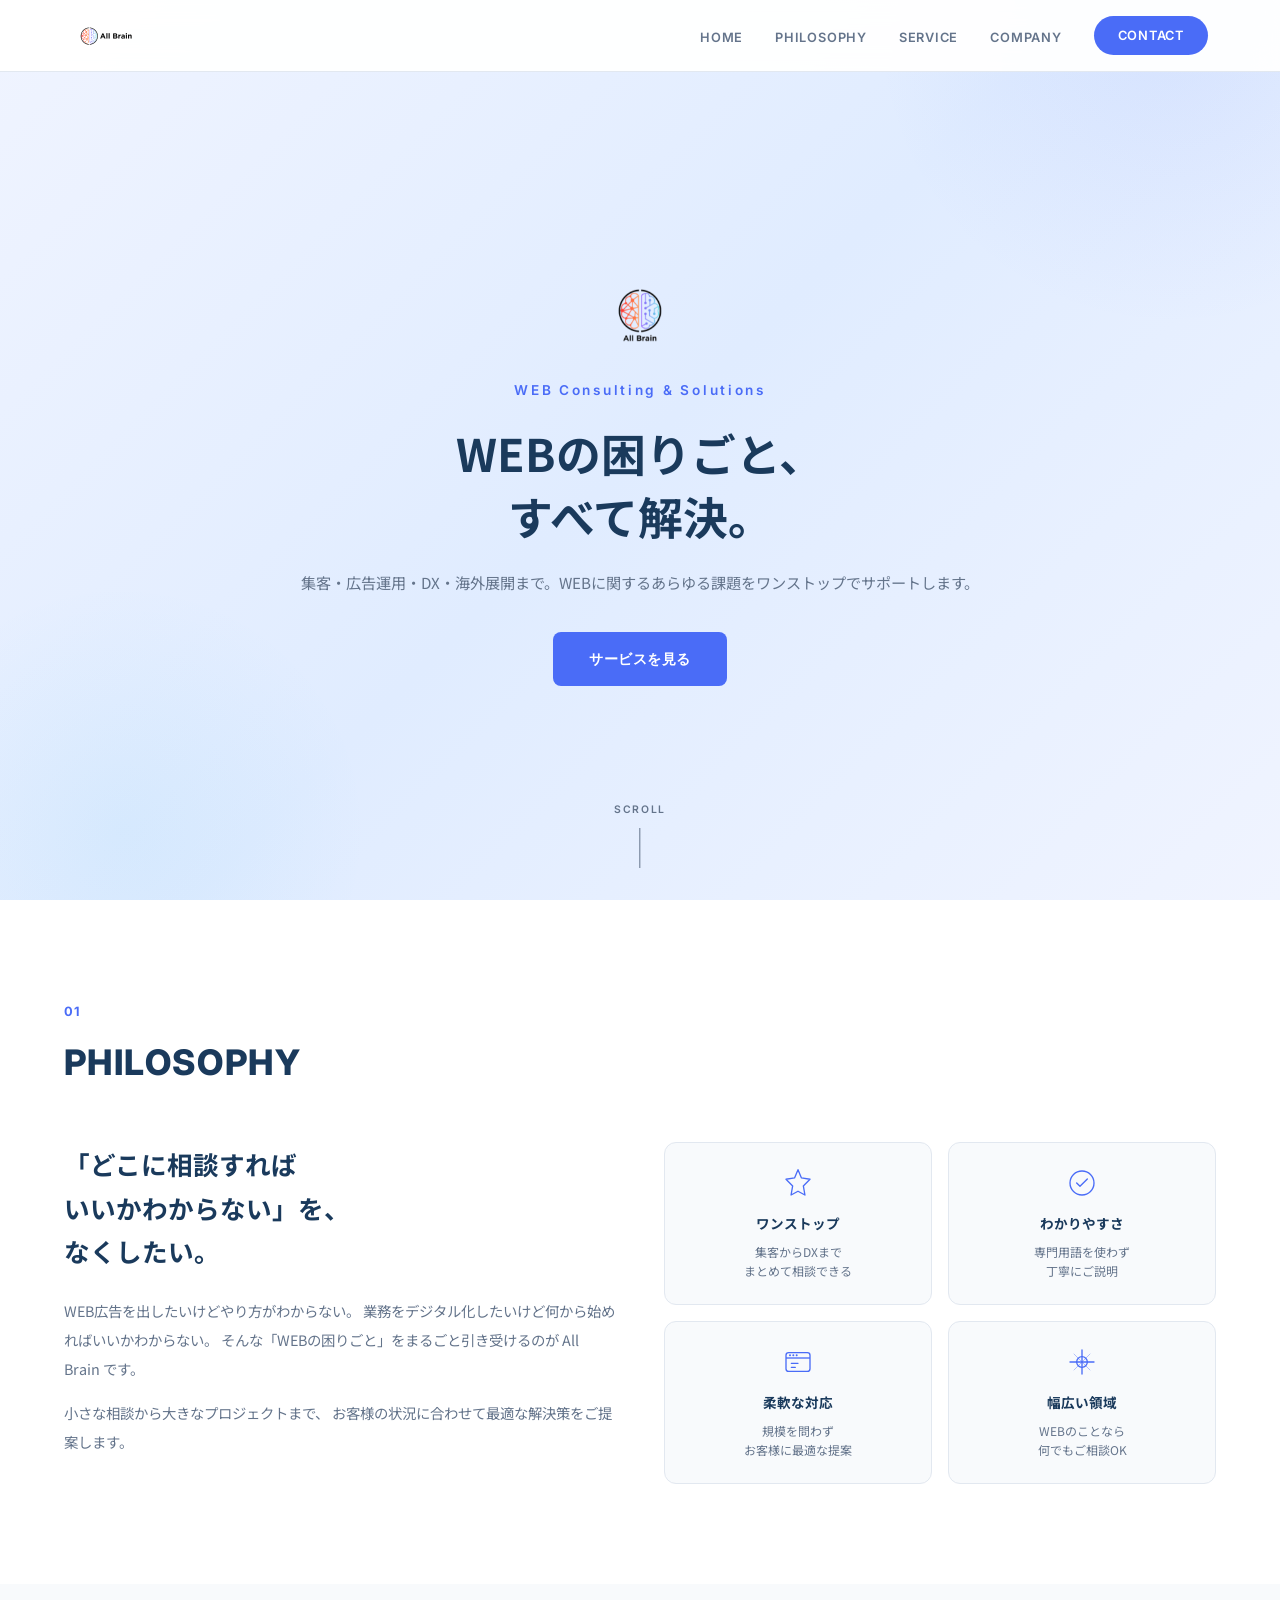
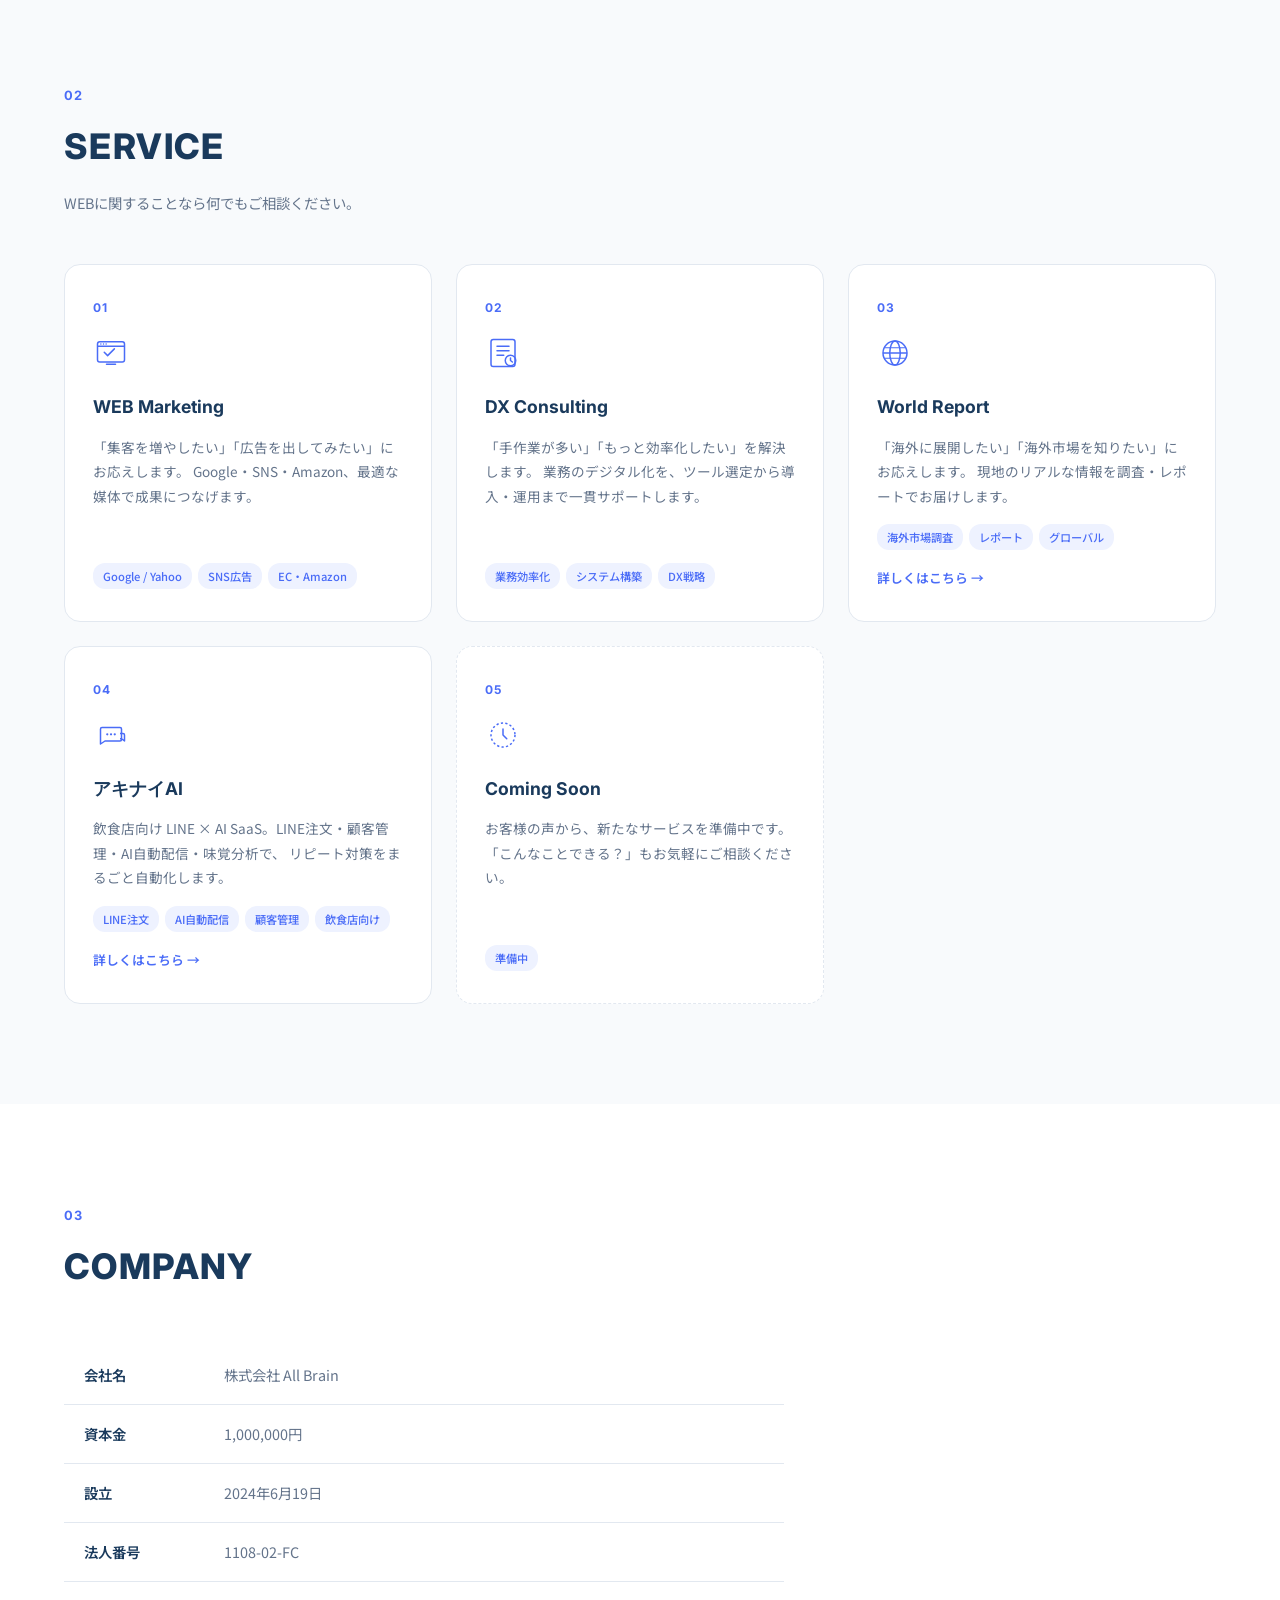
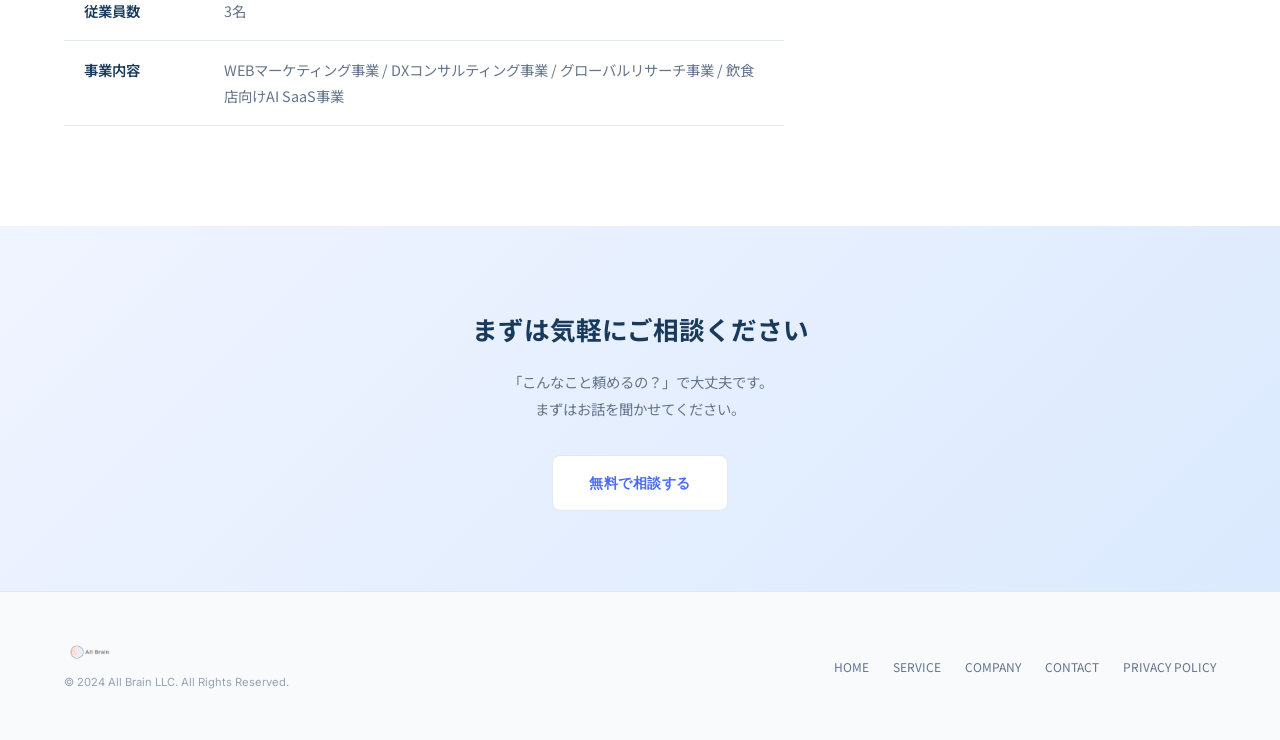
<file: index.html>
<!DOCTYPE html>
<html lang="ja">
<head>
  <meta charset="UTF-8">
  <meta name="viewport" content="width=device-width, initial-scale=1.0">
  <title>All Brain｜WEBの困りごと、すべて解決。</title>
  <meta name="description" content="集客・広告運用・DX・海外展開まで。WEBに関するあらゆる課題をワンストップでサポートするAll Brainの公式サイトです。">

  <!-- OGP -->
  <meta property="og:title" content="All Brain｜WEBの困りごと、すべて解決。">
  <meta property="og:description" content="集客・広告運用・DX・海外展開まで。WEBに関するあらゆる課題をワンストップでサポート。">
  <meta property="og:image" content="https://www.allbrain.one/img/logo-square.png">
  <meta property="og:url" content="https://www.allbrain.one/">
  <meta property="og:type" content="website">
  <meta name="twitter:card" content="summary">

  <!-- Favicon -->
  <link rel="icon" href="img/logo-square.png" type="image/png">
  <link rel="apple-touch-icon" href="img/logo-square.png">

  <!-- Fonts -->
  <link rel="preconnect" href="https://fonts.googleapis.com">
  <link rel="preconnect" href="https://fonts.gstatic.com" crossorigin>
  <link href="https://fonts.googleapis.com/css2?family=Inter:wght@300;400;500;600;700;800;900&family=Noto+Sans+JP:wght@300;400;500;600;700&display=swap" rel="stylesheet">

  <link rel="stylesheet" href="css/style.css">
</head>
<body>

  <!-- ========== HEADER ========== -->
  <header class="header" id="header">
    <div class="header__inner">
      <a href="index.html" class="header__logo">
        <img src="img/logo-horizontal.png" alt="All Brain" class="header__logo-img">
      </a>
      <nav class="header__nav" id="nav">
        <ul class="header__nav-list">
          <li><a href="#hero">HOME</a></li>
          <li><a href="#philosophy">PHILOSOPHY</a></li>
          <li><a href="#service">SERVICE</a></li>
          <li><a href="#company">COMPANY</a></li>
          <li><a href="contact.html" class="btn btn--header">CONTACT</a></li>
        </ul>
      </nav>
      <button class="hamburger" id="hamburger" aria-label="メニューを開く">
        <span></span><span></span><span></span>
      </button>
    </div>
  </header>

  <!-- ========== HERO ========== -->
  <section class="hero" id="hero">
    <div class="hero__bg">
      <div class="hero__particles" id="particles"></div>
    </div>
    <div class="hero__content">
      <div class="hero__logo-mark animate-fade-up">
        <img src="img/logo-square.png" alt="All Brain" class="hero__logo-img">
      </div>
      <p class="hero__sub animate-fade-up delay-1">WEB Consulting &amp; Solutions</p>
      <h1 class="hero__title animate-fade-up delay-2">
        WEBの困りごと、<br>すべて解決。
      </h1>
      <p class="hero__desc animate-fade-up delay-3">
        集客・広告運用・DX・海外展開まで。<br class="sp-only">WEBに関するあらゆる課題をワンストップでサポートします。
      </p>
      <a href="#service" class="btn btn--primary animate-fade-up delay-4">サービスを見る</a>
    </div>
    <div class="hero__scroll">
      <span>SCROLL</span>
      <div class="hero__scroll-line"></div>
    </div>
  </section>

  <!-- ========== PHILOSOPHY ========== -->
  <section class="section section--philosophy" id="philosophy">
    <div class="container">
      <div class="section__header animate-on-scroll">
        <div class="section__label">01</div>
        <h2 class="section__title">PHILOSOPHY</h2>
      </div>
      <div class="philosophy__content">
        <div class="philosophy__text animate-on-scroll">
          <h3 class="philosophy__heading">
            「どこに相談すれば<br>いいかわからない」を、<br>なくしたい。
          </h3>
          <p class="philosophy__desc">
            WEB広告を出したいけどやり方がわからない。
            業務をデジタル化したいけど何から始めればいいかわからない。
            そんな「WEBの困りごと」をまるごと引き受けるのが All Brain です。
          </p>
          <p class="philosophy__desc">
            小さな相談から大きなプロジェクトまで、
            お客様の状況に合わせて最適な解決策をご提案します。
          </p>
        </div>
        <div class="philosophy__visual animate-on-scroll">
          <div class="philosophy__card-grid">
            <div class="philosophy__card">
              <div class="philosophy__card-icon">
                <svg viewBox="0 0 48 48" fill="none" xmlns="http://www.w3.org/2000/svg">
                  <path d="M24 4L29.2 16.4L42 18.4L32 28.4L34.4 42L24 36.4L13.6 42L16 28.4L6 18.4L18.8 16.4L24 4Z" stroke="currentColor" stroke-width="2" stroke-linejoin="round"/>
                </svg>
              </div>
              <h4 class="philosophy__card-title">ワンストップ</h4>
              <p class="philosophy__card-desc">集客からDXまで<br>まとめて相談できる</p>
            </div>
            <div class="philosophy__card">
              <div class="philosophy__card-icon">
                <svg viewBox="0 0 48 48" fill="none" xmlns="http://www.w3.org/2000/svg">
                  <circle cx="24" cy="24" r="18" stroke="currentColor" stroke-width="2"/>
                  <path d="M16 24l5 5 11-11" stroke="currentColor" stroke-width="2" stroke-linecap="round" stroke-linejoin="round"/>
                </svg>
              </div>
              <h4 class="philosophy__card-title">わかりやすさ</h4>
              <p class="philosophy__card-desc">専門用語を使わず<br>丁寧にご説明</p>
            </div>
            <div class="philosophy__card">
              <div class="philosophy__card-icon">
                <svg viewBox="0 0 48 48" fill="none" xmlns="http://www.w3.org/2000/svg">
                  <rect x="6" y="10" width="36" height="28" rx="4" stroke="currentColor" stroke-width="2"/>
                  <path d="M6 18h36" stroke="currentColor" stroke-width="2"/>
                  <circle cx="12" cy="14" r="1.5" fill="currentColor"/>
                  <circle cx="17" cy="14" r="1.5" fill="currentColor"/>
                  <circle cx="22" cy="14" r="1.5" fill="currentColor"/>
                  <path d="M14 26h10M14 32h6" stroke="currentColor" stroke-width="2" stroke-linecap="round"/>
                </svg>
              </div>
              <h4 class="philosophy__card-title">柔軟な対応</h4>
              <p class="philosophy__card-desc">規模を問わず<br>お客様に最適な提案</p>
            </div>
            <div class="philosophy__card">
              <div class="philosophy__card-icon">
                <svg viewBox="0 0 48 48" fill="none" xmlns="http://www.w3.org/2000/svg">
                  <path d="M24 6v36M6 24h36" stroke="currentColor" stroke-width="2" stroke-linecap="round"/>
                  <path d="M12 12l24 24M36 12L12 36" stroke="currentColor" stroke-width="1.5" stroke-linecap="round" opacity="0.4"/>
                  <circle cx="24" cy="24" r="8" stroke="currentColor" stroke-width="2"/>
                </svg>
              </div>
              <h4 class="philosophy__card-title">幅広い領域</h4>
              <p class="philosophy__card-desc">WEBのことなら<br>何でもご相談OK</p>
            </div>
          </div>
        </div>
      </div>
    </div>
  </section>

  <!-- ========== SERVICE ========== -->
  <section class="section section--service" id="service">
    <div class="container">
      <div class="section__header animate-on-scroll">
        <div class="section__label">02</div>
        <h2 class="section__title">SERVICE</h2>
        <p class="section__subtitle">
          WEBに関することなら何でもご相談ください。
        </p>
      </div>

      <div class="service-grid">

        <!-- Service Card 1: WEB Marketing -->
        <article class="service-card animate-on-scroll">
          <div class="service-card__number">01</div>
          <div class="service-card__icon">
            <svg viewBox="0 0 48 48" fill="none" xmlns="http://www.w3.org/2000/svg">
              <rect x="6" y="9" width="36" height="27" rx="3" stroke="currentColor" stroke-width="2"/>
              <path d="M6 15h36" stroke="currentColor" stroke-width="2"/>
              <circle cx="10.5" cy="12" r="1" fill="currentColor"/>
              <circle cx="14" cy="12" r="1" fill="currentColor"/>
              <circle cx="17.5" cy="12" r="1" fill="currentColor"/>
              <path d="M15 23l4.5 4.5 9-9" stroke="currentColor" stroke-width="2" stroke-linecap="round" stroke-linejoin="round"/>
              <path d="M18 39h12" stroke="currentColor" stroke-width="2" stroke-linecap="round"/>
            </svg>
          </div>
          <h3 class="service-card__title">WEB Marketing</h3>
          <p class="service-card__desc">
            「集客を増やしたい」「広告を出してみたい」にお応えします。
            Google・SNS・Amazon、最適な媒体で成果につなげます。
          </p>
          <ul class="service-card__tags">
            <li>Google / Yahoo</li>
            <li>SNS広告</li>
            <li>EC・Amazon</li>
          </ul>
        </article>

        <!-- Service Card 2: DX Consulting -->
        <article class="service-card animate-on-scroll">
          <div class="service-card__number">02</div>
          <div class="service-card__icon">
            <svg viewBox="0 0 48 48" fill="none" xmlns="http://www.w3.org/2000/svg">
              <rect x="8" y="6" width="32" height="36" rx="3" stroke="currentColor" stroke-width="2"/>
              <path d="M16 15h16M16 21h16M16 27h9" stroke="currentColor" stroke-width="2" stroke-linecap="round"/>
              <circle cx="34" cy="34" r="7" stroke="currentColor" stroke-width="2"/>
              <path d="M34 30.5v3.5l2.5 2" stroke="currentColor" stroke-width="2" stroke-linecap="round" stroke-linejoin="round"/>
            </svg>
          </div>
          <h3 class="service-card__title">DX Consulting</h3>
          <p class="service-card__desc">
            「手作業が多い」「もっと効率化したい」を解決します。
            業務のデジタル化を、ツール選定から導入・運用まで一貫サポートします。
          </p>
          <ul class="service-card__tags">
            <li>業務効率化</li>
            <li>システム構築</li>
            <li>DX戦略</li>
          </ul>
        </article>

        <!-- Service Card 3: World Report -->
        <article class="service-card animate-on-scroll">
          <div class="service-card__number">03</div>
          <div class="service-card__icon">
            <svg viewBox="0 0 48 48" fill="none" xmlns="http://www.w3.org/2000/svg">
              <circle cx="24" cy="24" r="16" stroke="currentColor" stroke-width="2"/>
              <ellipse cx="24" cy="24" rx="7" ry="16" stroke="currentColor" stroke-width="2"/>
              <path d="M8 24h32" stroke="currentColor" stroke-width="2"/>
              <path d="M10 17h28M10 31h28" stroke="currentColor" stroke-width="1.5"/>
            </svg>
          </div>
          <h3 class="service-card__title">World Report</h3>
          <p class="service-card__desc">
            「海外に展開したい」「海外市場を知りたい」にお応えします。
            現地のリアルな情報を調査・レポートでお届けします。
          </p>
          <ul class="service-card__tags">
            <li>海外市場調査</li>
            <li>レポート</li>
            <li>グローバル</li>
          </ul>
          <a href="https://worldreport.allbrain.one" target="_blank" rel="noopener noreferrer" class="service-card__link">詳しくはこちら →</a>
        </article>



        <!-- Service Card 4: アキナイAI -->
        <article class="service-card animate-on-scroll">
          <div class="service-card__number">04</div>
          <div class="service-card__icon">
            <svg viewBox="0 0 48 48" fill="none" xmlns="http://www.w3.org/2000/svg">
              <path d="M10 36V16a2 2 0 012-2h24a2 2 0 012 2v14a2 2 0 01-2 2H16l-6 4z" stroke="currentColor" stroke-width="2" stroke-linejoin="round"/>
              <circle cx="19" cy="23" r="1.5" fill="currentColor"/>
              <circle cx="24" cy="23" r="1.5" fill="currentColor"/>
              <circle cx="29" cy="23" r="1.5" fill="currentColor"/>
              <path d="M36 22h4a2 2 0 012 2v8l-4-3h-2" stroke="currentColor" stroke-width="2" stroke-linejoin="round"/>
            </svg>
          </div>
          <h3 class="service-card__title">アキナイAI</h3>
          <p class="service-card__desc">
            飲食店向け LINE × AI SaaS。LINE注文・顧客管理・AI自動配信・味覚分析で、
            リピート対策をまるごと自動化します。
          </p>
          <ul class="service-card__tags">
            <li>LINE注文</li>
            <li>AI自動配信</li>
            <li>顧客管理</li>
            <li>飲食店向け</li>
          </ul>
          <a href="https://akinai.allbrain.one/" target="_blank" rel="noopener noreferrer" class="service-card__link">詳しくはこちら →</a>
        </article>

        <!-- Service Card 5: Coming Soon -->
        <article class="service-card service-card--coming animate-on-scroll">
          <div class="service-card__number">05</div>
          <div class="service-card__icon">
            <svg viewBox="0 0 48 48" fill="none" xmlns="http://www.w3.org/2000/svg">
              <circle cx="24" cy="24" r="16" stroke="currentColor" stroke-width="2" stroke-dasharray="3 3"/>
              <path d="M24 16v8l5 5" stroke="currentColor" stroke-width="2" stroke-linecap="round" stroke-linejoin="round"/>
            </svg>
          </div>
          <h3 class="service-card__title">Coming Soon</h3>
          <p class="service-card__desc">
            お客様の声から、新たなサービスを準備中です。
            「こんなことできる？」もお気軽にご相談ください。
          </p>
          <ul class="service-card__tags">
            <li>準備中</li>
          </ul>
        </article>

      </div>
    </div>
  </section>

  <!-- ========== COMPANY ========== -->
  <section class="section section--company" id="company">
    <div class="container">
      <div class="section__header animate-on-scroll">
        <div class="section__label">03</div>
        <h2 class="section__title">COMPANY</h2>
      </div>

      <div class="company-table animate-on-scroll">
        <table>
          <tbody>
            <tr>
              <th>会社名</th>
              <td>株式会社 All Brain</td>
            </tr>
            <tr>
              <th>資本金</th>
              <td>1,000,000円</td>
            </tr>
            <tr>
              <th>設立</th>
              <td>2024年6月19日</td>
            </tr>
            <tr>
              <th>法人番号</th>
              <td>1108-02-FC</td>
            </tr>
            <tr>
              <th>従業員数</th>
              <td>3名</td>
            </tr>
            <tr>
              <th>事業内容</th>
              <td>WEBマーケティング事業 / DXコンサルティング事業 / グローバルリサーチ事業 / 飲食店向けAI SaaS事業</td>
            </tr>
          </tbody>
        </table>
      </div>
    </div>
  </section>

  <!-- ========== CTA ========== -->
  <section class="cta" id="cta">
    <div class="container">
      <div class="cta__content animate-on-scroll">
        <h2 class="cta__title">まずは気軽にご相談ください</h2>
        <p class="cta__desc">
          「こんなこと頼めるの？」で大丈夫です。<br>まずはお話を聞かせてください。
        </p>
        <a href="contact.html" class="btn btn--white">無料で相談する</a>
      </div>
    </div>
  </section>

  <!-- ========== FOOTER ========== -->
  <footer class="footer">
    <div class="container">
      <div class="footer__inner">
        <div class="footer__brand">
          <a href="index.html" class="footer__logo">
            <img src="img/logo-horizontal.png" alt="All Brain" class="footer__logo-img">
          </a>
          <p class="footer__copy">&copy; 2024 All Brain LLC. All Rights Reserved.</p>
        </div>
        <nav class="footer__nav">
          <ul>
            <li><a href="index.html">HOME</a></li>
            <li><a href="#service">SERVICE</a></li>
            <li><a href="#company">COMPANY</a></li>
            <li><a href="contact.html">CONTACT</a></li>
            <li><a href="privacy.html">PRIVACY POLICY</a></li>
          </ul>
        </nav>
      </div>
    </div>
  </footer>

  <script src="js/main.js"></script>
</body>
</html>
</file>
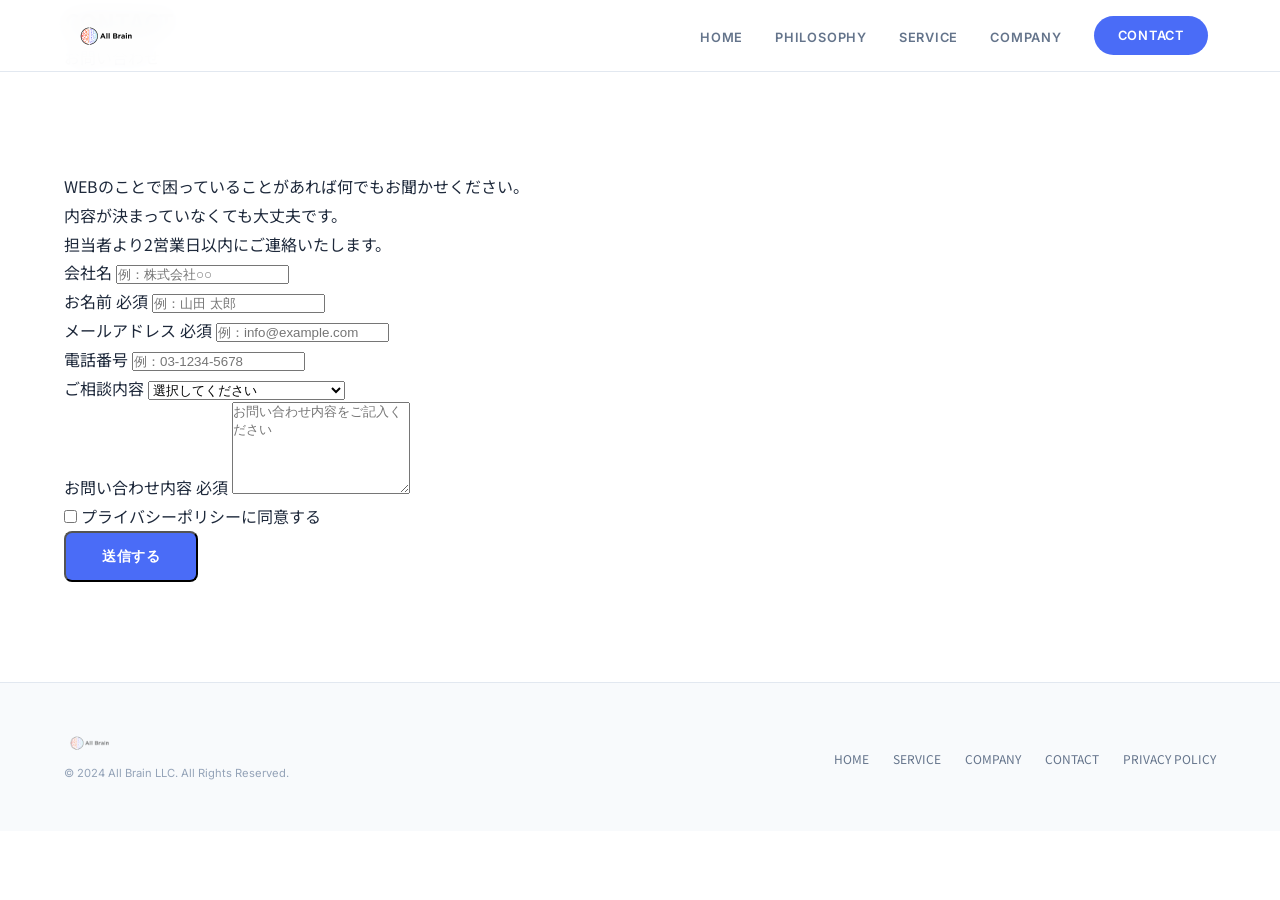
<file: contact.html>
<!DOCTYPE html>
<html lang="ja">
<head>
  <meta charset="UTF-8">
  <meta name="viewport" content="width=device-width, initial-scale=1.0">
  <title>CONTACT｜All Brain</title>
  <meta name="description" content="All Brainへのお問い合わせはこちらから。WEBのことで困っていることがあれば何でもお聞かせください。">
  <link rel="icon" href="img/logo-square.png" type="image/png">
  <link rel="apple-touch-icon" href="img/logo-square.png">
  <link rel="preconnect" href="https://fonts.googleapis.com">
  <link rel="preconnect" href="https://fonts.gstatic.com" crossorigin>
  <link href="https://fonts.googleapis.com/css2?family=Inter:wght@300;400;500;600;700;800;900&family=Noto+Sans+JP:wght@300;400;500;600;700&display=swap" rel="stylesheet">
  <link rel="stylesheet" href="css/style.css">
</head>
<body>

  <header class="header header--solid" id="header">
    <div class="header__inner">
      <a href="index.html" class="header__logo">
        <img src="img/logo-horizontal.png" alt="All Brain" class="header__logo-img">
      </a>
      <nav class="header__nav" id="nav">
        <ul class="header__nav-list">
          <li><a href="index.html">HOME</a></li>
          <li><a href="index.html#philosophy">PHILOSOPHY</a></li>
          <li><a href="index.html#service">SERVICE</a></li>
          <li><a href="index.html#company">COMPANY</a></li>
          <li><a href="contact.html" class="btn btn--header">CONTACT</a></li>
        </ul>
      </nav>
      <button class="hamburger" id="hamburger" aria-label="メニューを開く">
        <span></span><span></span><span></span>
      </button>
    </div>
  </header>

  <section class="page-hero">
    <div class="container">
      <h1 class="page-hero__title">CONTACT</h1>
      <p class="page-hero__desc">お問い合わせ</p>
    </div>
  </section>

  <section class="section section--contact">
    <div class="container container--narrow">
      <p class="contact__lead animate-on-scroll">
        WEBのことで困っていることがあれば何でもお聞かせください。<br>
        内容が決まっていなくても大丈夫です。<br>
        担当者より2営業日以内にご連絡いたします。
      </p>
      <form class="contact-form animate-on-scroll" action="#" method="POST">
        <div class="form-group">
          <label for="company">会社名</label>
          <input type="text" id="company" name="company" placeholder="例：株式会社○○">
        </div>
        <div class="form-group">
          <label for="name">お名前 <span class="required">必須</span></label>
          <input type="text" id="name" name="name" required placeholder="例：山田 太郎">
        </div>
        <div class="form-group">
          <label for="email">メールアドレス <span class="required">必須</span></label>
          <input type="email" id="email" name="email" required placeholder="例：info@example.com">
        </div>
        <div class="form-group">
          <label for="phone">電話番号</label>
          <input type="tel" id="phone" name="phone" placeholder="例：03-1234-5678">
        </div>
        <div class="form-group">
          <label for="subject">ご相談内容</label>
          <select id="subject" name="subject">
            <option value="">選択してください</option>
            <option value="web">WEBマーケティングについて</option>
            <option value="dx">DXコンサルティングについて</option>
            <option value="report">World Reportについて</option>
            <option value="akinai">アキナイAIについて</option>
            <option value="other">その他</option>
          </select>
        </div>
        <div class="form-group">
          <label for="message">お問い合わせ内容 <span class="required">必須</span></label>
          <textarea id="message" name="message" rows="6" required placeholder="お問い合わせ内容をご記入ください"></textarea>
        </div>
        <div class="form-group form-group--checkbox">
          <label>
            <input type="checkbox" required>
            <a href="privacy.html" target="_blank">プライバシーポリシー</a>に同意する
          </label>
        </div>
        <div class="form-group form-group--submit">
          <button type="submit" class="btn btn--primary btn--large">送信する</button>
        </div>
      </form>
    </div>
  </section>

  <footer class="footer">
    <div class="container">
      <div class="footer__inner">
        <div class="footer__brand">
          <a href="index.html" class="footer__logo">
            <img src="img/logo-horizontal.png" alt="All Brain" class="footer__logo-img">
          </a>
          <p class="footer__copy">&copy; 2024 All Brain LLC. All Rights Reserved.</p>
        </div>
        <nav class="footer__nav">
          <ul>
            <li><a href="index.html">HOME</a></li>
            <li><a href="index.html#service">SERVICE</a></li>
            <li><a href="index.html#company">COMPANY</a></li>
            <li><a href="contact.html">CONTACT</a></li>
            <li><a href="privacy.html">PRIVACY POLICY</a></li>
          </ul>
        </nav>
      </div>
    </div>
  </footer>

  <script src="js/main.js"></script>
</body>
</html>
</file>
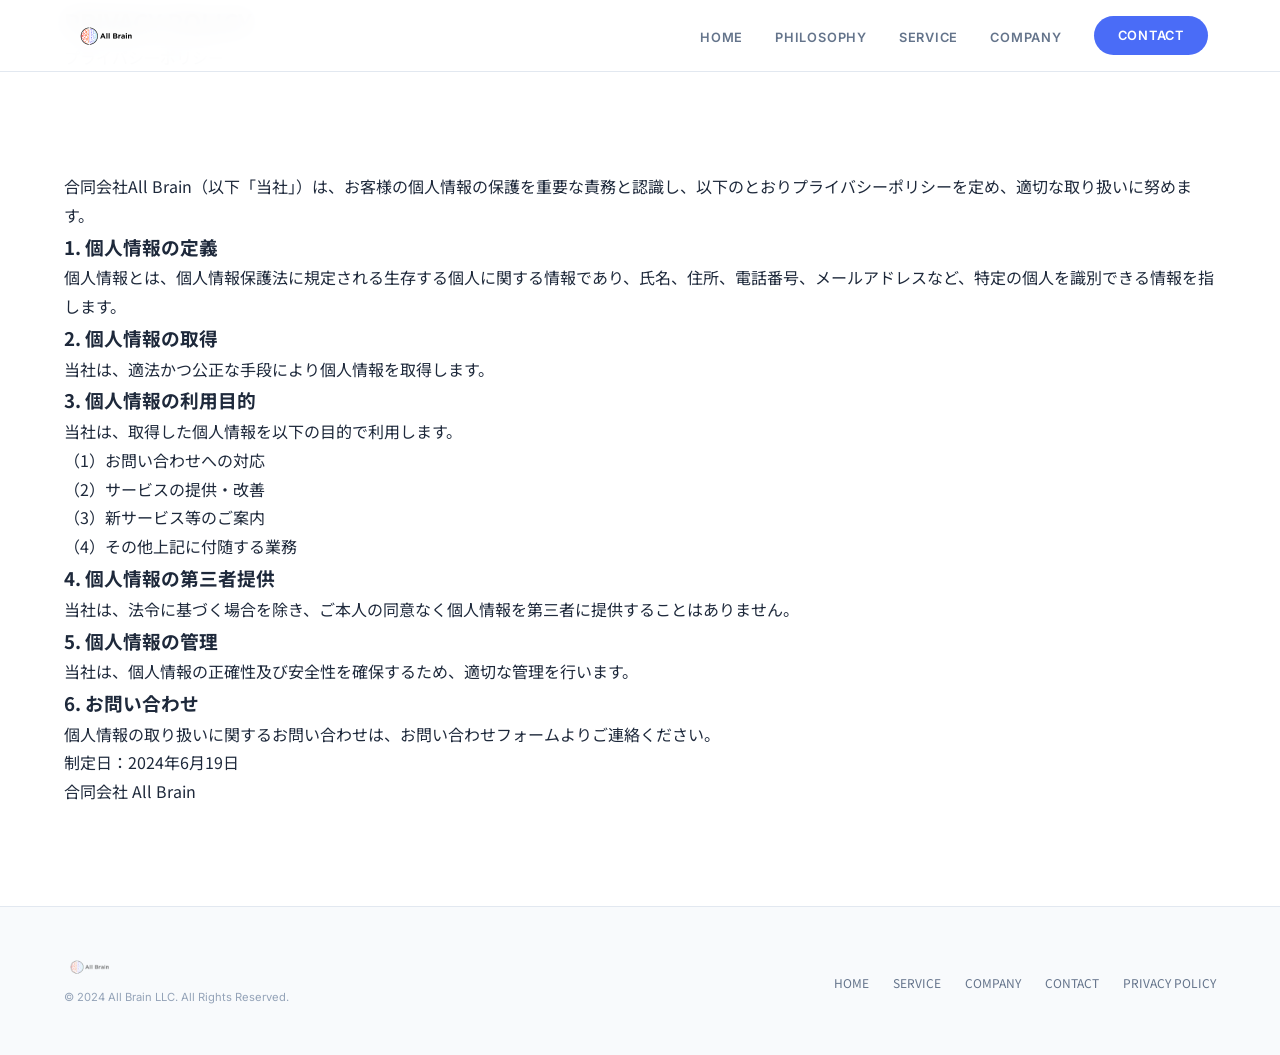
<file: privacy.html>
<!DOCTYPE html>
<html lang="ja">
<head>
  <meta charset="UTF-8">
  <meta name="viewport" content="width=device-width, initial-scale=1.0">
  <title>PRIVACY POLICY｜All Brain</title>
  <meta name="description" content="All Brainのプライバシーポリシーです。">
  <link rel="icon" href="img/logo-square.png" type="image/png">
  <link rel="apple-touch-icon" href="img/logo-square.png">
  <link rel="preconnect" href="https://fonts.googleapis.com">
  <link rel="preconnect" href="https://fonts.gstatic.com" crossorigin>
  <link href="https://fonts.googleapis.com/css2?family=Inter:wght@300;400;500;600;700;800;900&family=Noto+Sans+JP:wght@300;400;500;600;700&display=swap" rel="stylesheet">
  <link rel="stylesheet" href="css/style.css">
</head>
<body>

  <header class="header header--solid" id="header">
    <div class="header__inner">
      <a href="index.html" class="header__logo">
        <img src="img/logo-horizontal.png" alt="All Brain" class="header__logo-img">
      </a>
      <nav class="header__nav" id="nav">
        <ul class="header__nav-list">
          <li><a href="index.html">HOME</a></li>
          <li><a href="index.html#philosophy">PHILOSOPHY</a></li>
          <li><a href="index.html#service">SERVICE</a></li>
          <li><a href="index.html#company">COMPANY</a></li>
          <li><a href="contact.html" class="btn btn--header">CONTACT</a></li>
        </ul>
      </nav>
      <button class="hamburger" id="hamburger" aria-label="メニューを開く">
        <span></span><span></span><span></span>
      </button>
    </div>
  </header>

  <section class="page-hero">
    <div class="container">
      <h1 class="page-hero__title">PRIVACY POLICY</h1>
      <p class="page-hero__desc">プライバシーポリシー</p>
    </div>
  </section>

  <section class="section section--privacy">
    <div class="container container--narrow">
      <div class="privacy-content animate-on-scroll">
        <p>合同会社All Brain（以下「当社」）は、お客様の個人情報の保護を重要な責務と認識し、以下のとおりプライバシーポリシーを定め、適切な取り扱いに努めます。</p>

        <h3>1. 個人情報の定義</h3>
        <p>個人情報とは、個人情報保護法に規定される生存する個人に関する情報であり、氏名、住所、電話番号、メールアドレスなど、特定の個人を識別できる情報を指します。</p>

        <h3>2. 個人情報の取得</h3>
        <p>当社は、適法かつ公正な手段により個人情報を取得します。</p>

        <h3>3. 個人情報の利用目的</h3>
        <p>当社は、取得した個人情報を以下の目的で利用します。</p>
        <p>（1）お問い合わせへの対応<br>
        （2）サービスの提供・改善<br>
        （3）新サービス等のご案内<br>
        （4）その他上記に付随する業務</p>

        <h3>4. 個人情報の第三者提供</h3>
        <p>当社は、法令に基づく場合を除き、ご本人の同意なく個人情報を第三者に提供することはありません。</p>

        <h3>5. 個人情報の管理</h3>
        <p>当社は、個人情報の正確性及び安全性を確保するため、適切な管理を行います。</p>

        <h3>6. お問い合わせ</h3>
        <p>個人情報の取り扱いに関するお問い合わせは、<a href="contact.html">お問い合わせフォーム</a>よりご連絡ください。</p>

        <p class="privacy-date">制定日：2024年6月19日<br>合同会社 All Brain</p>
      </div>
    </div>
  </section>

  <footer class="footer">
    <div class="container">
      <div class="footer__inner">
        <div class="footer__brand">
          <a href="index.html" class="footer__logo">
            <img src="img/logo-horizontal.png" alt="All Brain" class="footer__logo-img">
          </a>
          <p class="footer__copy">&copy; 2024 All Brain LLC. All Rights Reserved.</p>
        </div>
        <nav class="footer__nav">
          <ul>
            <li><a href="index.html">HOME</a></li>
            <li><a href="index.html#service">SERVICE</a></li>
            <li><a href="index.html#company">COMPANY</a></li>
            <li><a href="contact.html">CONTACT</a></li>
            <li><a href="privacy.html">PRIVACY POLICY</a></li>
          </ul>
        </nav>
      </div>
    </div>
  </footer>

  <script src="js/main.js"></script>
</body>
</html>
</file>
<file: css/style.css>
/* ======================================
   All Brain - Corporate Site Style (Light)
   Aligned with World Report theme
   ====================================== */

/* ---------- Reset & Base ---------- */
*, *::before, *::after { margin: 0; padding: 0; box-sizing: border-box; }

:root {
  --color-primary: #1a3a5c;
  --color-accent: #4a6cf7;
  --color-accent-dark: #3a56d4;
  --color-accent-light: #eef2ff;
  --color-orange: #e8614d;
  --color-purple: #7c5cbf;
  --color-cyan: #0ea5e9;
  --color-green: #22c55e;
  --color-text: #1e293b;
  --color-text-light: #64748b;
  --color-bg: #ffffff;
  --color-bg-gray: #f8fafc;
  --color-bg-hero: #f0f4ff;
  --color-border: #e2e8f0;
  --font-jp: 'Noto Sans JP', sans-serif;
  --font-en: 'Inter', sans-serif;
  --max-width: 1200px;
  --header-height: 72px;
}

html { scroll-behavior: smooth; }

body {
  font-family: var(--font-jp);
  color: var(--color-text);
  background: var(--color-bg);
  line-height: 1.8;
  -webkit-font-smoothing: antialiased;
  overflow-x: hidden;
}

a { color: inherit; text-decoration: none; }
img { max-width: 100%; height: auto; display: block; }

.container {
  max-width: var(--max-width);
  margin: 0 auto;
  padding: 0 24px;
}

.sp-only { display: none; }

/* ---------- Animations ---------- */
.animate-fade-up {
  opacity: 0;
  transform: translateY(30px);
  animation: fadeUp 0.8s ease forwards;
}

.delay-1 { animation-delay: 0.2s; }
.delay-2 { animation-delay: 0.4s; }
.delay-3 { animation-delay: 0.6s; }
.delay-4 { animation-delay: 0.8s; }

@keyframes fadeUp {
  to { opacity: 1; transform: translateY(0); }
}

.animate-on-scroll {
  opacity: 0;
  transform: translateY(20px);
  transition: opacity 0.6s ease, transform 0.6s ease;
}

.animate-on-scroll.is-visible {
  opacity: 1;
  transform: translateY(0);
}

/* ---------- Header ---------- */
.header {
  position: fixed;
  top: 0; left: 0; right: 0;
  z-index: 1000;
  background: rgba(255, 255, 255, 0.95);
  backdrop-filter: blur(12px);
  border-bottom: 1px solid var(--color-border);
  transition: box-shadow 0.3s;
  height: var(--header-height);
}

.header.is-scrolled {
  box-shadow: 0 2px 16px rgba(26, 58, 92, 0.06);
}

.header__inner {
  max-width: var(--max-width);
  margin: 0 auto;
  padding: 0 32px;
  height: 100%;
  display: flex;
  align-items: center;
  justify-content: space-between;
}

.header__logo { display: flex; align-items: center; }

.header__logo-img {
  height: 32px;
  width: auto;
}

.header__nav-list {
  display: flex;
  align-items: center;
  gap: 32px;
  list-style: none;
}

.header__nav-list a {
  font-family: var(--font-en);
  font-size: 0.8rem;
  font-weight: 600;
  letter-spacing: 0.06em;
  color: var(--color-text-light);
  transition: color 0.3s;
}

.header__nav-list a:hover { color: var(--color-accent); }

/* ---------- Buttons ---------- */
.btn {
  display: inline-block;
  font-family: var(--font-en);
  font-weight: 600;
  font-size: 0.85rem;
  letter-spacing: 0.04em;
  border-radius: 6px;
  transition: all 0.3s ease;
  cursor: pointer;
  text-align: center;
}

.btn--header {
  padding: 8px 24px;
  background: var(--color-accent);
  color: #fff !important;
  border-radius: 24px;
}

.btn--header:hover {
  background: var(--color-accent-dark);
  transform: translateY(-1px);
}

.btn--primary {
  padding: 14px 36px;
  background: var(--color-accent);
  color: #fff;
  border-radius: 8px;
  font-size: 0.9rem;
}

.btn--primary:hover {
  background: var(--color-accent-dark);
  transform: translateY(-2px);
  box-shadow: 0 4px 16px rgba(74, 108, 247, 0.25);
}

.btn--white {
  padding: 14px 36px;
  background: #fff;
  color: var(--color-accent);
  border-radius: 8px;
  font-size: 0.9rem;
  border: 1px solid var(--color-border);
}

.btn--white:hover {
  transform: translateY(-2px);
  box-shadow: 0 4px 16px rgba(74, 108, 247, 0.12);
  border-color: var(--color-accent);
}

/* ---------- Hamburger ---------- */
.hamburger {
  display: none;
  flex-direction: column;
  gap: 5px;
  background: none;
  border: none;
  cursor: pointer;
  padding: 4px;
  z-index: 1001;
}

.hamburger span {
  display: block;
  width: 24px;
  height: 2px;
  background: var(--color-text);
  border-radius: 2px;
  transition: all 0.3s;
}

.hamburger.is-active span:nth-child(1) {
  transform: rotate(45deg) translate(5px, 5px);
}

.hamburger.is-active span:nth-child(2) {
  opacity: 0;
}

.hamburger.is-active span:nth-child(3) {
  transform: rotate(-45deg) translate(5px, -5px);
}

/* ---------- Hero (Light – World Report style) ---------- */
.hero {
  position: relative;
  min-height: 100vh;
  display: flex;
  flex-direction: column;
  align-items: center;
  justify-content: center;
  text-align: center;
  background: linear-gradient(135deg, var(--color-bg-hero) 0%, #e0ecff 50%, #f0f4ff 100%);
  overflow: hidden;
}

.hero::before {
  content: '';
  position: absolute;
  top: -30%;
  right: -15%;
  width: 600px;
  height: 600px;
  background: radial-gradient(circle, rgba(74, 108, 247, 0.08) 0%, transparent 70%);
  border-radius: 50%;
  pointer-events: none;
}

.hero::after {
  content: '';
  position: absolute;
  bottom: -20%;
  left: -10%;
  width: 500px;
  height: 500px;
  background: radial-gradient(circle, rgba(14, 165, 233, 0.06) 0%, transparent 70%);
  border-radius: 50%;
  pointer-events: none;
}

.hero__bg {
  position: absolute;
  inset: 0;
  pointer-events: none;
}

.hero__particles {
  position: absolute;
  inset: 0;
}

.hero__content {
  position: relative;
  z-index: 2;
  padding: 120px 24px 60px;
}

.hero__logo-mark {
  margin-bottom: 24px;
}

.hero__logo-img {
  width: 80px;
  height: 80px;
  margin: 0 auto;
}

.hero__sub {
  font-family: var(--font-en);
  font-size: 0.85rem;
  font-weight: 600;
  letter-spacing: 0.2em;
  color: var(--color-accent);
  margin-bottom: 20px;
}

.hero__title {
  font-family: var(--font-jp);
  font-size: 2.8rem;
  font-weight: 700;
  line-height: 1.4;
  color: var(--color-primary);
  margin-bottom: 20px;
}

.hero__desc {
  font-size: 0.95rem;
  color: var(--color-text-light);
  line-height: 1.9;
  margin-bottom: 36px;
}

.hero__scroll {
  position: absolute;
  bottom: 32px;
  left: 50%;
  transform: translateX(-50%);
  display: flex;
  flex-direction: column;
  align-items: center;
  gap: 8px;
  z-index: 2;
}

.hero__scroll span {
  font-family: var(--font-en);
  font-size: 0.65rem;
  font-weight: 600;
  letter-spacing: 0.15em;
  color: var(--color-text-light);
}

.hero__scroll-line {
  width: 1px;
  height: 40px;
  background: var(--color-text-light);
  animation: scrollLine 1.5s ease-in-out infinite;
}

@keyframes scrollLine {
  0% { transform: scaleY(0); transform-origin: top; }
  50% { transform: scaleY(1); transform-origin: top; }
  50.1% { transform: scaleY(1); transform-origin: bottom; }
  100% { transform: scaleY(0); transform-origin: bottom; }
}

/* ---------- Hero Particles ---------- */
.particle {
  position: absolute;
  border-radius: 50%;
  bottom: -10px;
  opacity: 0;
  animation: floatUp linear infinite;
}

@keyframes floatUp {
  0% { opacity: 0; transform: translateY(0) scale(0.5); }
  10% { opacity: 0.6; }
  90% { opacity: 0.6; }
  100% { opacity: 0; transform: translateY(-100vh) scale(1); }
}

/* ---------- Section Common ---------- */
.section { padding: 100px 0; }
.section--philosophy { background: var(--color-bg); }
.section--service { background: var(--color-bg-gray); }
.section--company { background: var(--color-bg); }

.section__header { margin-bottom: 48px; }

.section__label {
  font-family: var(--font-en);
  font-size: 0.8rem;
  font-weight: 700;
  letter-spacing: 0.1em;
  color: var(--color-accent);
  margin-bottom: 8px;
}

.section__title {
  font-family: var(--font-en);
  font-size: 2.2rem;
  font-weight: 800;
  letter-spacing: 0.04em;
  color: var(--color-primary);
}

.section__subtitle {
  font-size: 0.9rem;
  color: var(--color-text-light);
  margin-top: 12px;
}

/* ---------- Philosophy ---------- */
.philosophy__content {
  display: grid;
  grid-template-columns: 1fr 1fr;
  gap: 48px;
  align-items: start;
}

.philosophy__heading {
  font-size: 1.6rem;
  font-weight: 700;
  line-height: 1.7;
  color: var(--color-primary);
  margin-bottom: 24px;
}

.philosophy__desc {
  font-size: 0.9rem;
  color: var(--color-text-light);
  line-height: 2;
  margin-bottom: 16px;
}

.philosophy__card-grid {
  display: grid;
  grid-template-columns: repeat(2, 1fr);
  gap: 16px;
}

.philosophy__card {
  background: var(--color-bg-gray);
  border-radius: 12px;
  padding: 24px 16px;
  text-align: center;
  border: 1px solid var(--color-border);
  transition: transform 0.3s, box-shadow 0.3s;
}

.philosophy__card:hover {
  transform: translateY(-4px);
  box-shadow: 0 8px 24px rgba(26, 58, 92, 0.08);
}

.philosophy__card-icon {
  width: 32px;
  height: 32px;
  margin: 0 auto 12px;
  color: var(--color-accent);
}

.philosophy__card-icon svg {
  width: 100%;
  height: 100%;
}

.philosophy__card-title {
  font-size: 0.85rem;
  font-weight: 700;
  margin-bottom: 6px;
  color: var(--color-primary);
}

.philosophy__card-desc {
  font-size: 0.75rem;
  color: var(--color-text-light);
  line-height: 1.6;
}

/* ---------- Service Grid ---------- */
.service-grid {
  display: grid;
  grid-template-columns: repeat(3, 1fr);
  gap: 24px;
}

.service-card {
  background: #fff;
  border-radius: 16px;
  padding: 32px 28px;
  border: 1px solid var(--color-border);
  transition: transform 0.3s, box-shadow 0.3s, border-color 0.3s;
  display: flex;
  flex-direction: column;
}

.service-card:hover {
  transform: translateY(-6px);
  box-shadow: 0 12px 32px rgba(26, 58, 92, 0.08);
  border-color: var(--color-accent);
}

.service-card--coming {
  opacity: 0.65;
  border-style: dashed;
}

.service-card__number {
  font-family: var(--font-en);
  font-size: 0.75rem;
  font-weight: 700;
  color: var(--color-accent);
  letter-spacing: 0.05em;
  margin-bottom: 16px;
}

.service-card__icon {
  width: 36px;
  height: 36px;
  color: var(--color-accent);
  margin-bottom: 20px;
}

.service-card__icon svg {
  width: 100%;
  height: 100%;
}

.service-card__title {
  font-family: var(--font-en);
  font-size: 1.1rem;
  font-weight: 700;
  margin-bottom: 12px;
  color: var(--color-primary);
}

.service-card__desc {
  font-size: 0.85rem;
  color: var(--color-text-light);
  line-height: 1.8;
  margin-bottom: 16px;
  flex: 1;
}

.service-card__tags {
  display: flex;
  flex-wrap: wrap;
  gap: 6px;
  list-style: none;
}

.service-card__tags li {
  font-size: 0.7rem;
  font-weight: 500;
  padding: 3px 10px;
  border-radius: 12px;
  background: var(--color-accent-light);
  color: var(--color-accent);
}

.service-card__link {
  display: inline-block;
  margin-top: 16px;
  font-size: 0.8rem;
  font-weight: 600;
  color: var(--color-accent);
  transition: opacity 0.3s;
}

.service-card__link:hover { opacity: 0.7; }

/* ---------- Company Table ---------- */
.company-table {
  max-width: 720px;
}

.company-table table {
  width: 100%;
  border-collapse: collapse;
}

.company-table th,
.company-table td {
  padding: 16px 20px;
  font-size: 0.9rem;
  border-bottom: 1px solid var(--color-border);
  text-align: left;
  vertical-align: top;
}

.company-table th {
  width: 140px;
  font-weight: 600;
  color: var(--color-primary);
  white-space: nowrap;
}

.company-table td {
  color: var(--color-text-light);
}

/* ---------- CTA (Light – World Report style) ---------- */
.cta {
  padding: 80px 0;
  background: linear-gradient(135deg, var(--color-bg-hero) 0%, #dbeafe 100%);
  color: var(--color-text);
  text-align: center;
}

.cta__content {
  max-width: 600px;
  margin: 0 auto;
}

.cta__title {
  font-family: var(--font-jp);
  font-size: 1.6rem;
  font-weight: 700;
  margin-bottom: 16px;
  color: var(--color-primary);
}

.cta__desc {
  font-size: 0.9rem;
  color: var(--color-text-light);
  line-height: 1.9;
  margin-bottom: 32px;
}

/* ---------- Footer ---------- */
.footer {
  padding: 48px 0;
  background: var(--color-bg-gray);
  border-top: 1px solid var(--color-border);
}

.footer__inner {
  display: flex;
  align-items: center;
  justify-content: space-between;
}

.footer__logo { display: flex; align-items: center; }

.footer__logo-img {
  height: 24px;
  width: auto;
  opacity: 0.5;
}

.footer__copy {
  font-family: var(--font-en);
  font-size: 0.7rem;
  color: #94a3b8;
  margin-top: 8px;
}

.footer__nav ul {
  display: flex;
  gap: 24px;
  list-style: none;
}

.footer__nav a {
  font-size: 0.75rem;
  color: var(--color-text-light);
  transition: color 0.3s;
}

.footer__nav a:hover { color: var(--color-accent); }

/* ---------- Responsive ---------- */
@media (max-width: 768px) {
  .sp-only { display: inline; }

  .hamburger { display: flex; }

  .header__nav {
    position: fixed;
    top: 0; right: -100%;
    width: 75%;
    max-width: 320px;
    height: 100vh;
    background: #fff;
    padding: 80px 32px 32px;
    transition: right 0.3s ease;
    box-shadow: -4px 0 20px rgba(26, 58, 92, 0.1);
  }

  .header__nav.is-open { right: 0; }

  .header__nav-list {
    flex-direction: column;
    gap: 24px;
    align-items: flex-start;
  }

  .header__nav-list a {
    font-size: 1rem;
  }

  .hero__title { font-size: 1.8rem; }
  .hero__logo-img { width: 64px; height: 64px; }
  .hero__desc { font-size: 0.85rem; }
  .hero__desc br { display: none; }

  .section { padding: 64px 0; }
  .section__title { font-size: 1.6rem; }

  .philosophy__content {
    grid-template-columns: 1fr;
    gap: 32px;
  }

  .philosophy__heading { font-size: 1.3rem; }

  .philosophy__card-grid {
    grid-template-columns: repeat(2, 1fr);
    gap: 12px;
  }

  .philosophy__card {
    padding: 16px 12px;
  }

  .philosophy__card-icon {
    width: 28px;
    height: 28px;
  }

  .philosophy__card-title { font-size: 0.8rem; }
  .philosophy__card-desc { font-size: 0.7rem; }

  .service-grid {
    grid-template-columns: 1fr;
    gap: 16px;
  }

  .service-card { padding: 24px 20px; }
  .service-card__icon { width: 30px; height: 30px; }

  .company-table th,
  .company-table td {
    display: block;
    width: 100%;
    padding: 8px 0;
  }

  .company-table th {
    border-bottom: none;
    padding-bottom: 0;
  }

  .company-table td {
    padding-top: 4px;
  }

  .cta__title { font-size: 1.3rem; }

  .footer__inner {
    flex-direction: column;
    text-align: center;
    gap: 24px;
  }

  .footer__nav ul {
    flex-direction: column;
    gap: 12px;
    align-items: center;
  }
}

@media (min-width: 769px) and (max-width: 1024px) {
  .service-grid {
    grid-template-columns: repeat(2, 1fr);
  }

  .philosophy__content {
    gap: 32px;
  }
}
</file>
